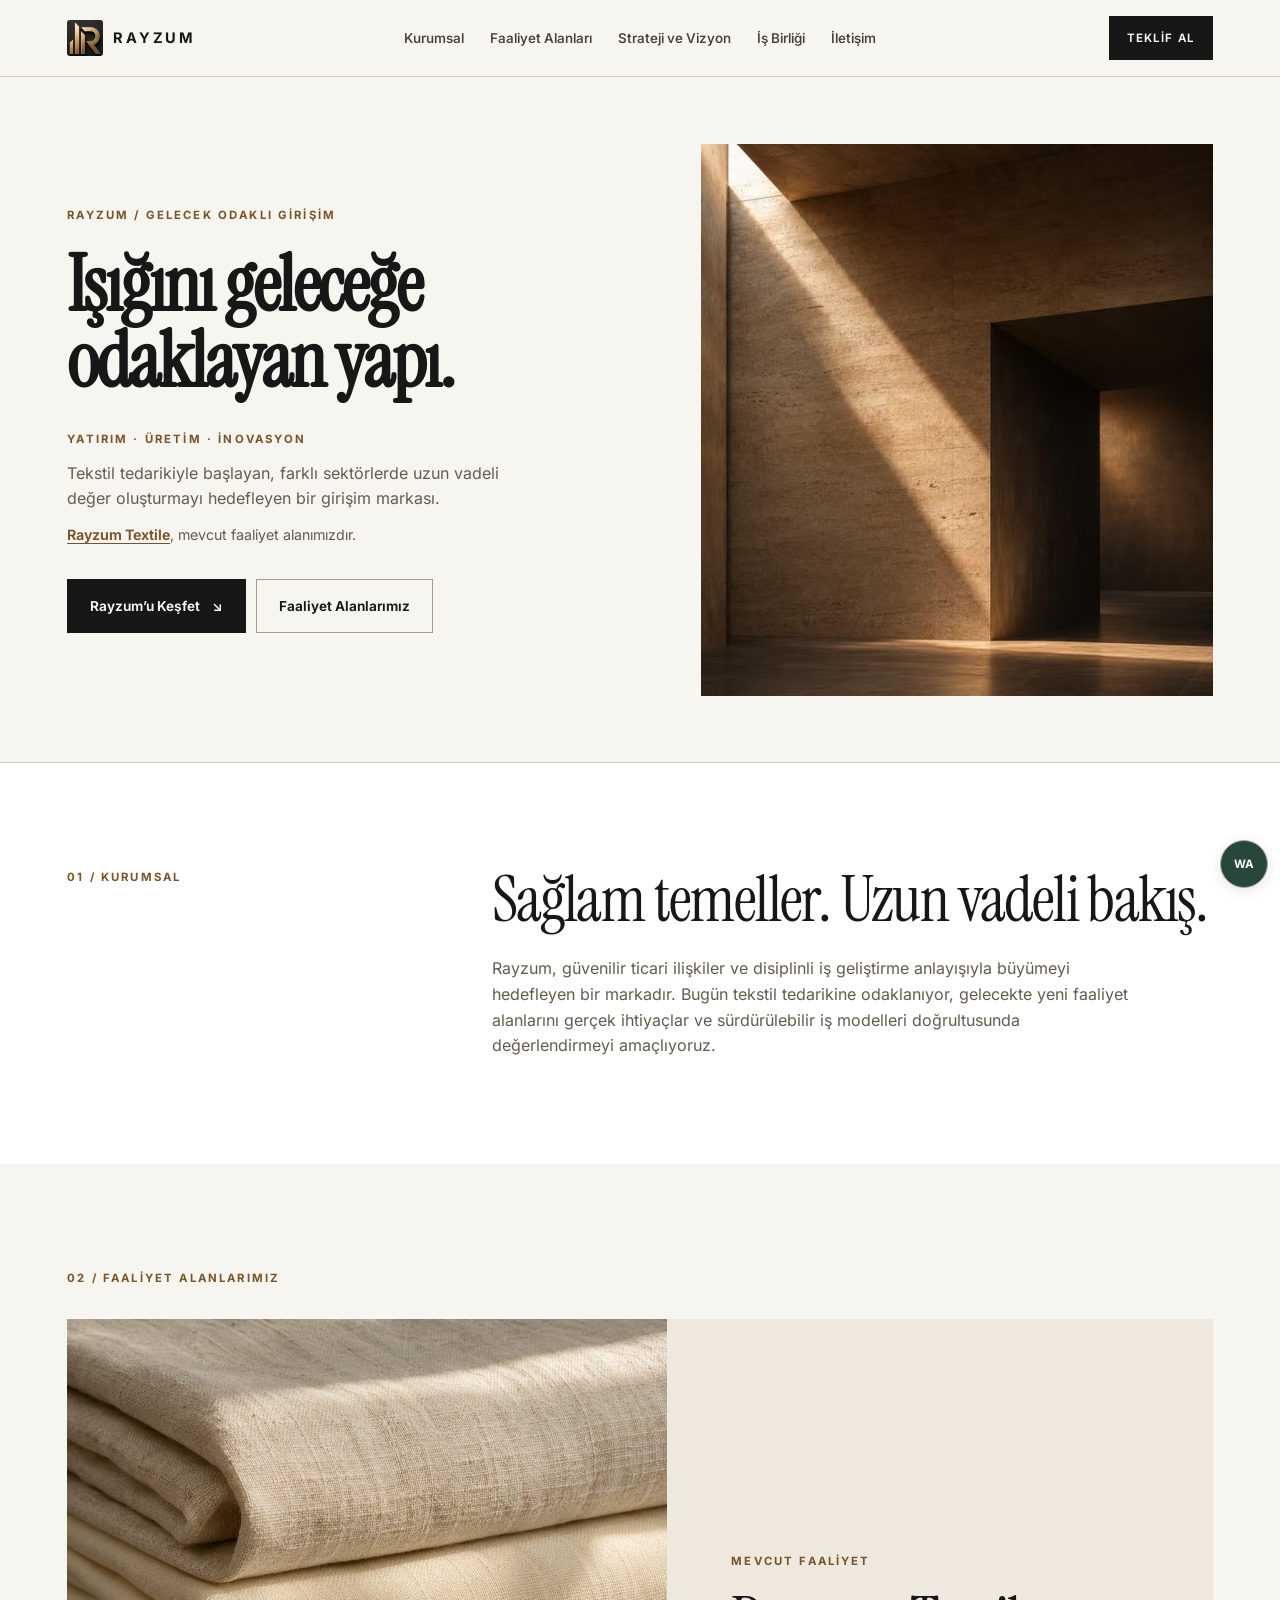
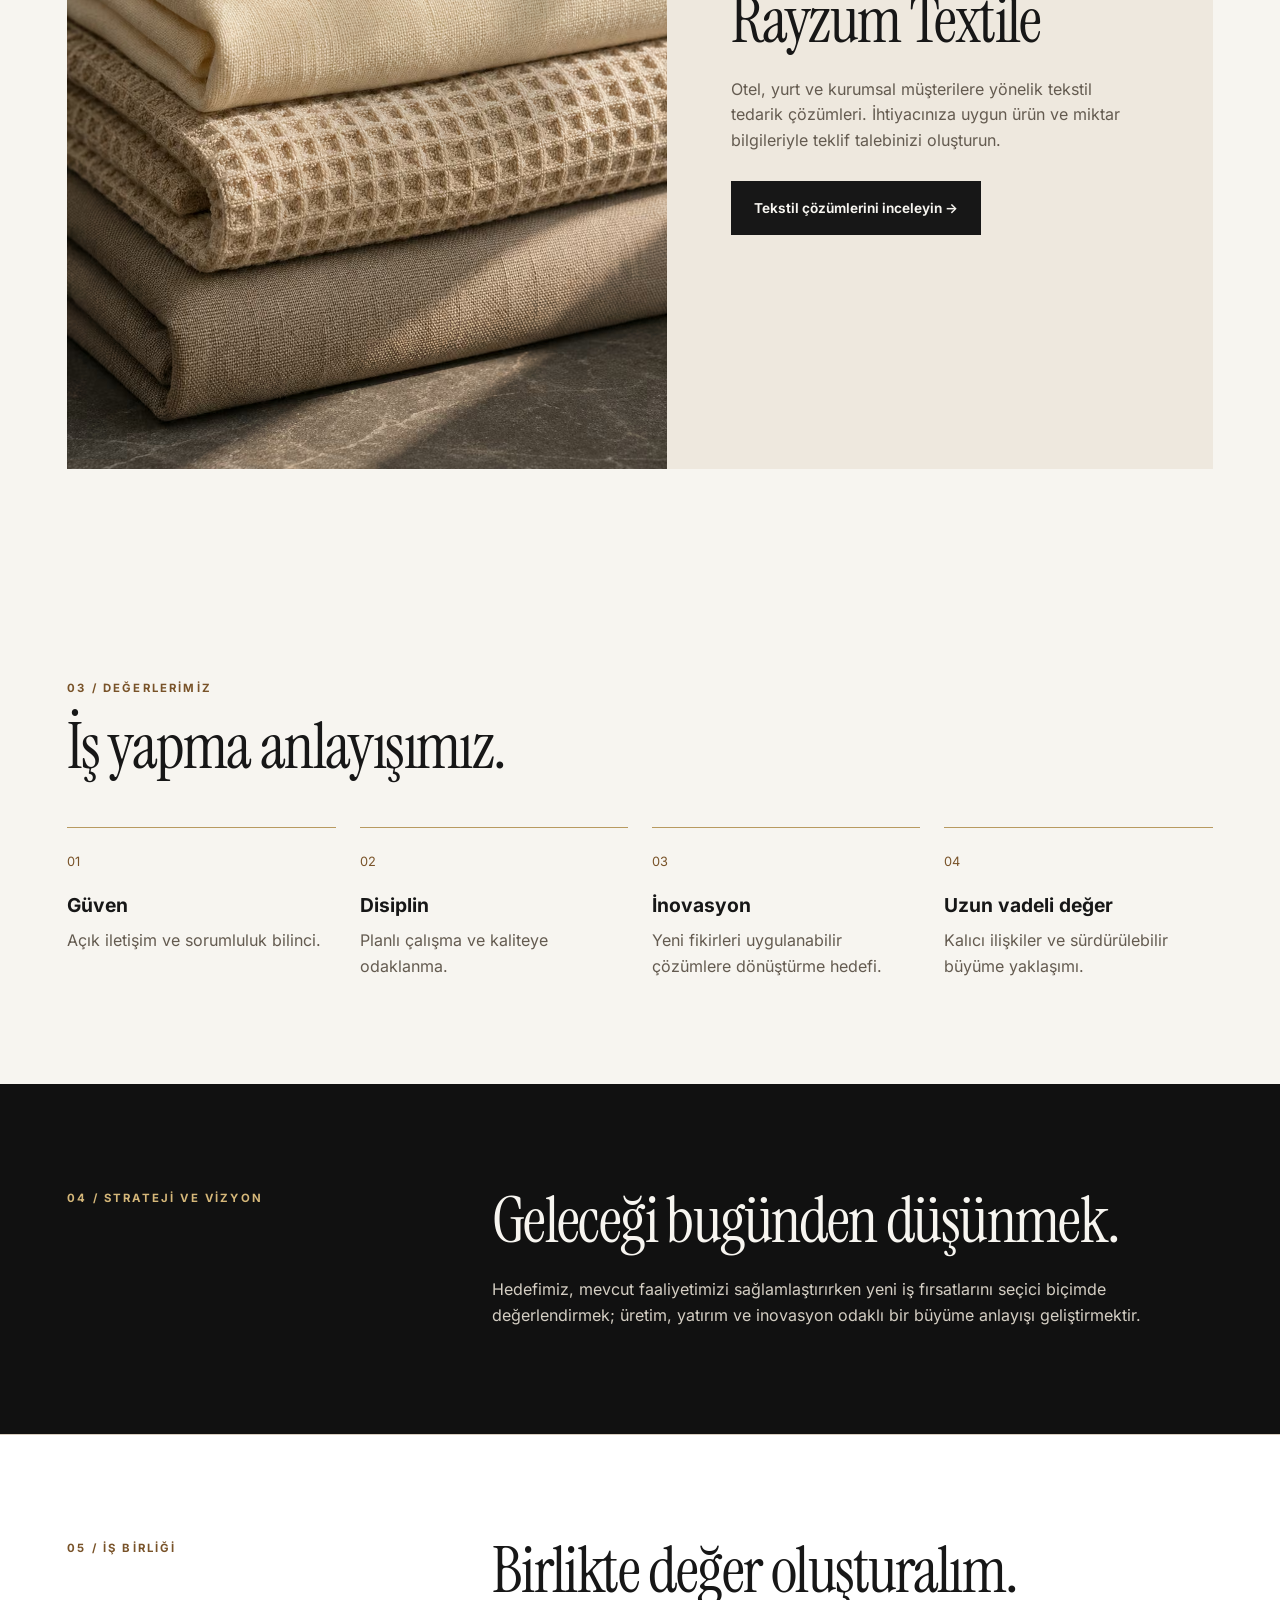
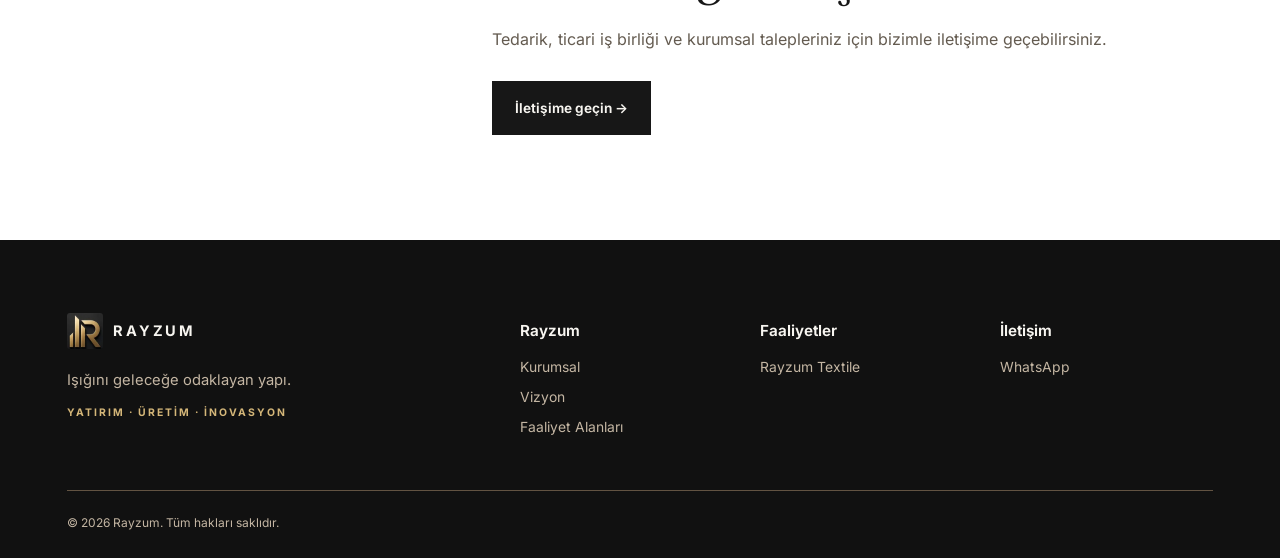
<file: index.html>
<!doctype html>
<html lang="tr">
<head>

  <!-- Google tag (gtag.js) -->
<script async src="https://www.googletagmanager.com/gtag/js?id=G-LJN7YRLEXW"></script>
<script>
  window.dataLayer = window.dataLayer || [];
  function gtag(){dataLayer.push(arguments);}
  gtag('js', new Date());

  gtag('config', 'G-LJN7YRLEXW');
</script>
  <meta charset="utf-8">
  <meta name="viewport" content="width=device-width, initial-scale=1">
  <title>Rayzum | Yatırım, Üretim ve İnovasyon</title>
  <meta name="description" content="Rayzum, tekstil tedarikiyle başlayan, uzun vadede farklı sektörlerde değer oluşturmayı hedefleyen bir girişim markasıdır.">
  <meta name="theme-color" content="#f7f4ee">
  <link rel="canonical" href="https://www.rayzum.com/">
  <link rel="icon" href="/assets/rayzum-icon.png" type="image/png">
  <meta property="og:title" content="Rayzum | Yatırım, Üretim ve İnovasyon">
  <meta property="og:description" content="Rayzum, tekstil tedarikiyle başlayan, uzun vadede farklı sektörlerde değer oluşturmayı hedefleyen bir girişim markasıdır.">
  <meta property="og:type" content="website">
  <meta property="og:site_name" content="Rayzum">
  <meta property="og:locale" content="tr_TR">
  <meta property="og:url" content="https://www.rayzum.com/">
  <meta property="og:image" content="https://www.rayzum.com/assets/rayzum-og.jpg">
  <meta property="og:image:width" content="1200">
  <meta property="og:image:height" content="630">
  <meta property="og:image:alt" content="Rayzum. Işığını geleceğe odaklayan yapı.">
  <link rel="stylesheet" href="/styles.css">
  <script src="/site.js" defer></script>
  <script type="application/ld+json">
  {
    "@context": "https://schema.org",
    "@type": "Brand",
    "@id": "https://www.rayzum.com/#rayzum",
    "name": "Rayzum",
    "url": "https://www.rayzum.com/",
    "logo": "https://www.rayzum.com/logo.png",
    "slogan": "Işığını geleceğe odaklayan yapı."
  }
  </script>
</head>
<body class="home">
  <a class="skip-link" href="#top">İçeriğe geç</a>
  <header class="site-header">
    <div class="container header-layout">
      <a class="brand" href="/" aria-label="Rayzum ana sayfa">
        <img src="/assets/rayzum-mark.webp" width="36" height="36" alt="">
        <span>RAYZUM</span>
      </a>
      <nav class="site-nav" id="main-menu" aria-label="Ana menü">
        <a href="#hakkimizda">Kurumsal</a>
        <a href="#faaliyet-alanlari">Faaliyet Alanları</a>
        <a href="#vizyon">Strateji ve Vizyon</a>
        <a href="#is-birligi">İş Birliği</a>
        <a href="#iletisim">İletişim</a>
      </nav>
      <div class="header-actions">
        <a class="button button-small" href="/textile#teklif">TEKLİF AL</a>
        <button class="menu-toggle" type="button" aria-controls="main-menu" aria-expanded="false" hidden>Menü</button>
      </div>
    </div>
  </header>

  <main id="top" tabindex="-1">
    <section class="hero container" aria-labelledby="hero-title">
      <div class="hero-copy">
        <p class="eyebrow">RAYZUM / GELECEK ODAKLI GİRİŞİM</p>
        <h1 id="hero-title" class="hero-slogan">Işığını geleceğe odaklayan yapı.</h1>
        <p class="eyebrow hero-concepts">YATIRIM · ÜRETİM · İNOVASYON</p>
        <p class="hero-intro">Tekstil tedarikiyle başlayan, farklı sektörlerde uzun vadeli değer oluşturmayı hedefleyen bir girişim markası.</p>
        <p class="first-company"><a href="/textile">Rayzum Textile</a>, mevcut faaliyet alanımızdır.</p>
        <div class="hero-actions">
          <a class="button" href="#hakkimizda">Rayzum’u Keşfet <span aria-hidden="true">↘</span></a>
          <a class="button button-outline" href="#faaliyet-alanlari">Faaliyet Alanlarımız</a>
        </div>
      </div>
      <div class="hero-visual">
        <picture>
          <source type="image/avif" srcset="/assets/rayzum-light-560.avif 560w, /assets/rayzum-light-960.avif 960w, /assets/rayzum-light-1120.avif 1120w"
            sizes="(max-width: 767px) calc(100vw - 40px), (max-width: 1439px) 43vw, 660px">
          <img src="/assets/rayzum-light-960.webp"
            srcset="/assets/rayzum-light-560.webp 560w, /assets/rayzum-light-960.webp 960w, /assets/rayzum-light-1120.webp 1120w"
            sizes="(max-width: 767px) calc(100vw - 40px), (max-width: 1439px) 43vw, 660px"
            width="960" height="1200" fetchpriority="high" alt="Traverten yüzeylere çapraz düşen gün ışığı">
        </picture>
      </div>
    </section>

    <section class="v2-about section-space" id="hakkimizda"><div class="container v2-split">
      <p class="eyebrow">01 / Kurumsal</p><div><h2>Sağlam temeller. Uzun vadeli bakış.</h2><p>Rayzum, güvenilir ticari ilişkiler ve disiplinli iş geliştirme anlayışıyla büyümeyi hedefleyen bir markadır. Bugün tekstil tedarikine odaklanıyor, gelecekte yeni faaliyet alanlarını gerçek ihtiyaçlar ve sürdürülebilir iş modelleri doğrultusunda değerlendirmeyi amaçlıyoruz.</p></div>
    </div></section>
    <section class="v2-activity section-space" id="faaliyet-alanlari"><div class="container"><p class="eyebrow">02 / Faaliyet alanlarımız</p><div class="v2-feature" id="sirketlerimiz"><picture><source type="image/avif" srcset="/assets/textile-560.avif 560w, /assets/textile-960.avif 960w" sizes="(max-width: 767px) 90vw, 45vw"><img src="/assets/textile-960.webp" alt="Kurumsal tekstil ürünleri" loading="lazy"></picture><div class="v2-feature-copy"><p class="eyebrow">Mevcut faaliyet</p><h2>Rayzum Textile</h2><p>Otel, yurt ve kurumsal müşterilere yönelik tekstil tedarik çözümleri. İhtiyacınıza uygun ürün ve miktar bilgileriyle teklif talebinizi oluşturun.</p><a class="button" href="/textile">Tekstil çözümlerini inceleyin →</a></div></div></div></section>
    <section class="v2-values section-space"><div class="container"><p class="eyebrow">03 / Değerlerimiz</p><h2>İş yapma anlayışımız.</h2><div class="v2-grid"><article><span>01</span><h3>Güven</h3><p>Açık iletişim ve sorumluluk bilinci.</p></article><article><span>02</span><h3>Disiplin</h3><p>Planlı çalışma ve kaliteye odaklanma.</p></article><article><span>03</span><h3>İnovasyon</h3><p>Yeni fikirleri uygulanabilir çözümlere dönüştürme hedefi.</p></article><article><span>04</span><h3>Uzun vadeli değer</h3><p>Kalıcı ilişkiler ve sürdürülebilir büyüme yaklaşımı.</p></article></div></div></section>
    <section class="v2-vision section-space" id="vizyon"><div class="container v2-split"><p class="eyebrow">04 / Strateji ve vizyon</p><div><h2>Geleceği bugünden düşünmek.</h2><p>Hedefimiz, mevcut faaliyetimizi sağlamlaştırırken yeni iş fırsatlarını seçici biçimde değerlendirmek; üretim, yatırım ve inovasyon odaklı bir büyüme anlayışı geliştirmektir.</p></div></div></section>
    <section class="v2-partner section-space" id="is-birligi"><div class="container v2-split"><p class="eyebrow">05 / İş birliği</p><div><h2>Birlikte değer oluşturalım.</h2><p>Tedarik, ticari iş birliği ve kurumsal talepleriniz için bizimle iletişime geçebilirsiniz.</p><a class="button" href="https://wa.me/905321619863" target="_blank" rel="noopener">İletişime geçin →</a></div></div></section>
  </main>

  <footer class="site-footer" id="iletisim">
    <div class="container">
      <div class="footer-layout">
        <div class="footer-brand">
          <a class="brand" href="/" aria-label="Rayzum ana sayfa">
            <img src="/assets/rayzum-mark.webp" width="36" height="36" alt="" loading="lazy">
            <span>RAYZUM</span>
          </a>
          <p>Işığını geleceğe odaklayan yapı.</p>
          <p class="eyebrow">YATIRIM · ÜRETİM · İNOVASYON</p>
        </div>
        <div class="footer-group">
          <h2>Rayzum</h2>
          <ul>
            <li><a href="#hakkimizda">Kurumsal</a></li>
            <li><a href="#vizyon">Vizyon</a></li>
            <li><a href="#faaliyet-alanlari">Faaliyet Alanları</a></li>
          </ul>
        </div>
        <div class="footer-group">
          <h2>Faaliyetler</h2>
          <ul><li><a href="/textile">Rayzum Textile</a></li></ul>
        </div>
        <div class="footer-group">
          <h2>İletişim</h2>
          <ul>
            <li><a href="https://wa.me/905321619863" target="_blank" rel="noopener">WhatsApp</a></li>
          </ul>
        </div>
      </div>
      <div class="footer-bottom">© 2026 Rayzum. Tüm hakları saklıdır.</div>
    </div>
  </footer>
  <a class="wa-float" href="https://wa.me/905321619863" target="_blank" rel="noopener" aria-label="WhatsApp ile iletişim">WA</a>
</body>
</html>
</file>
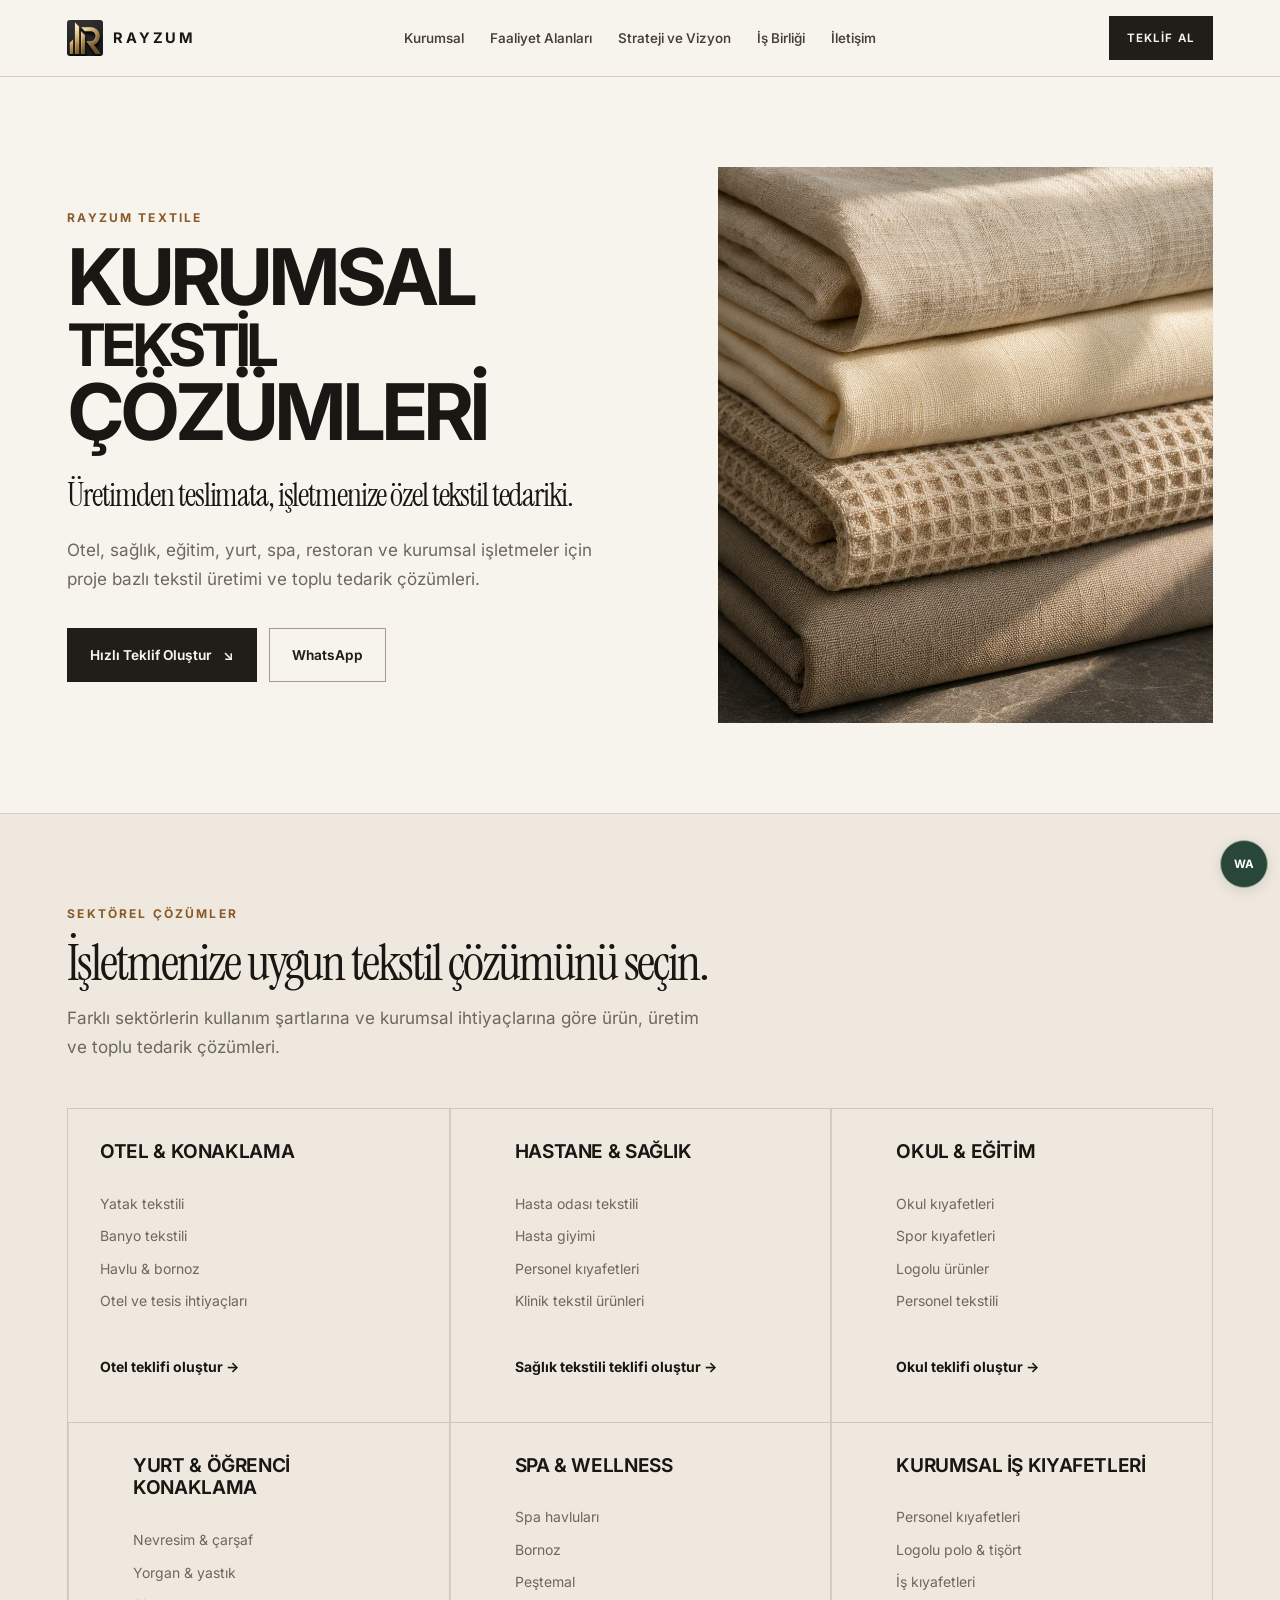
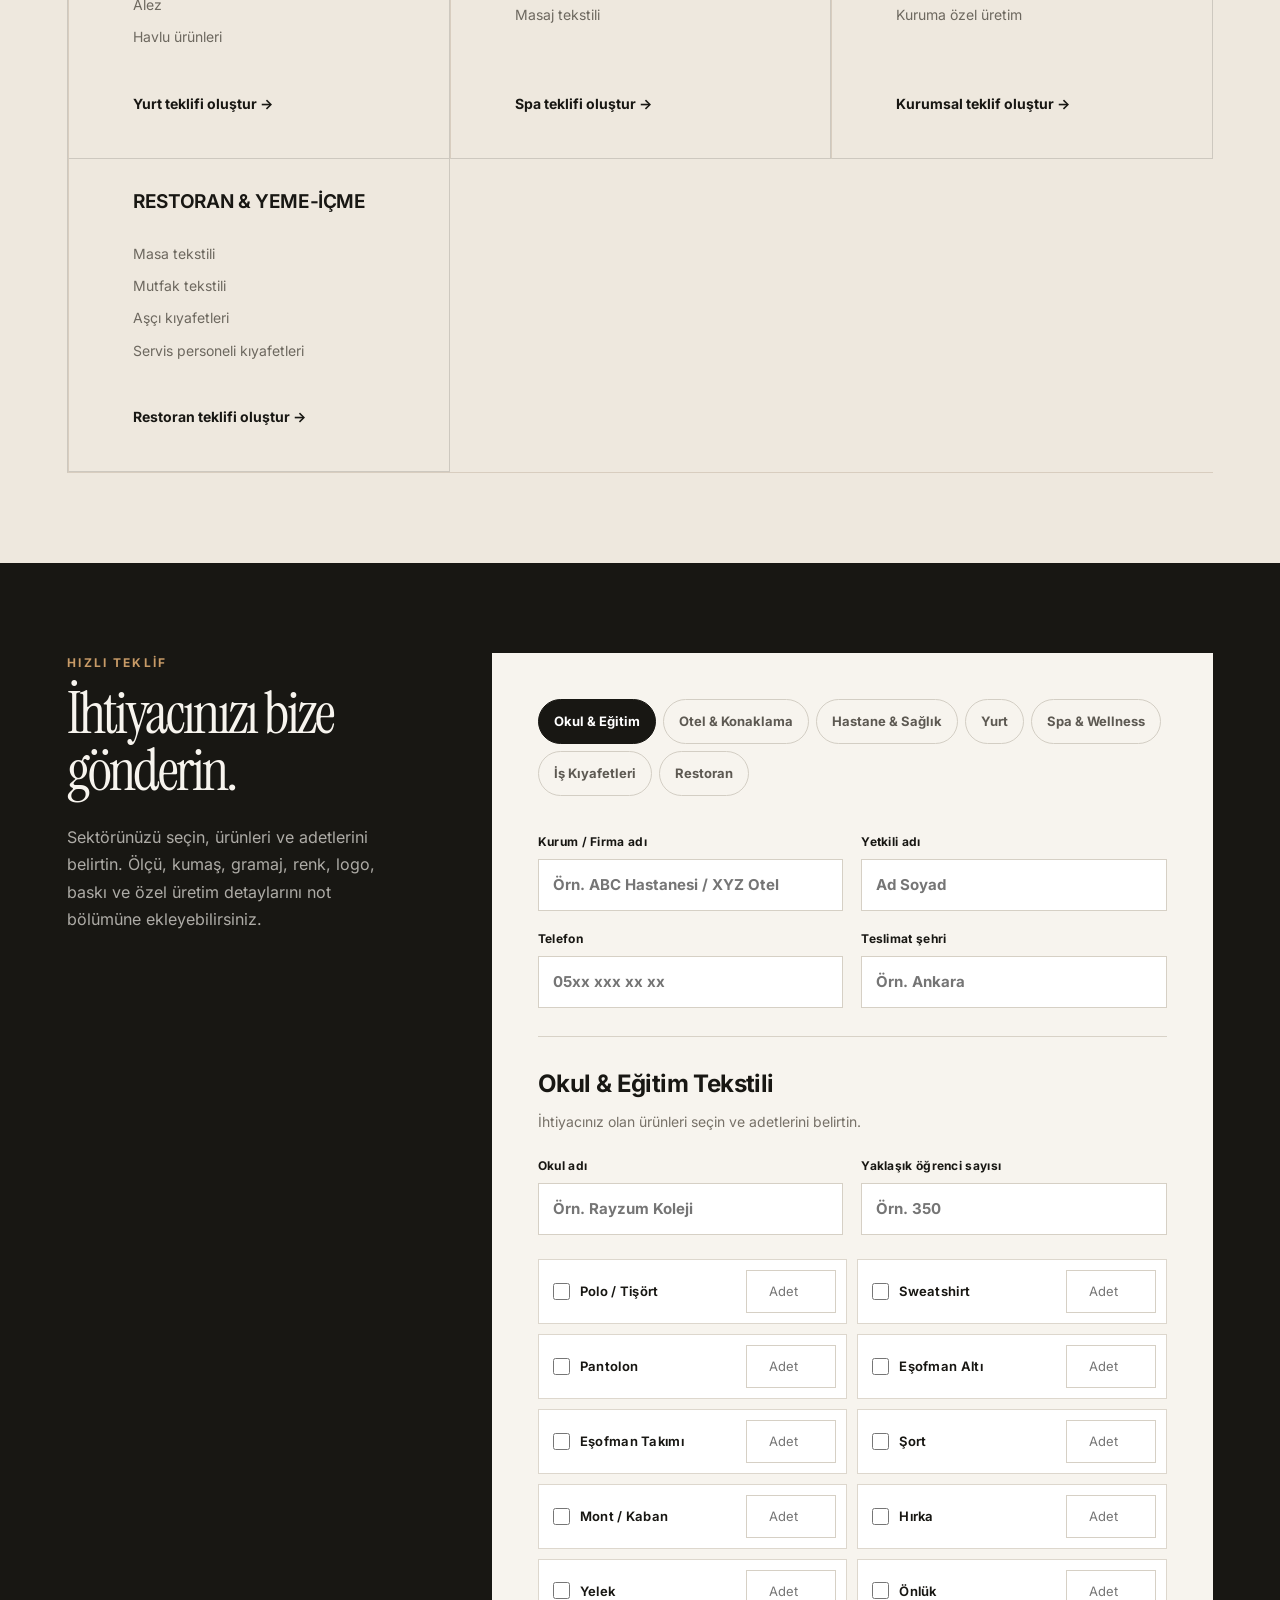
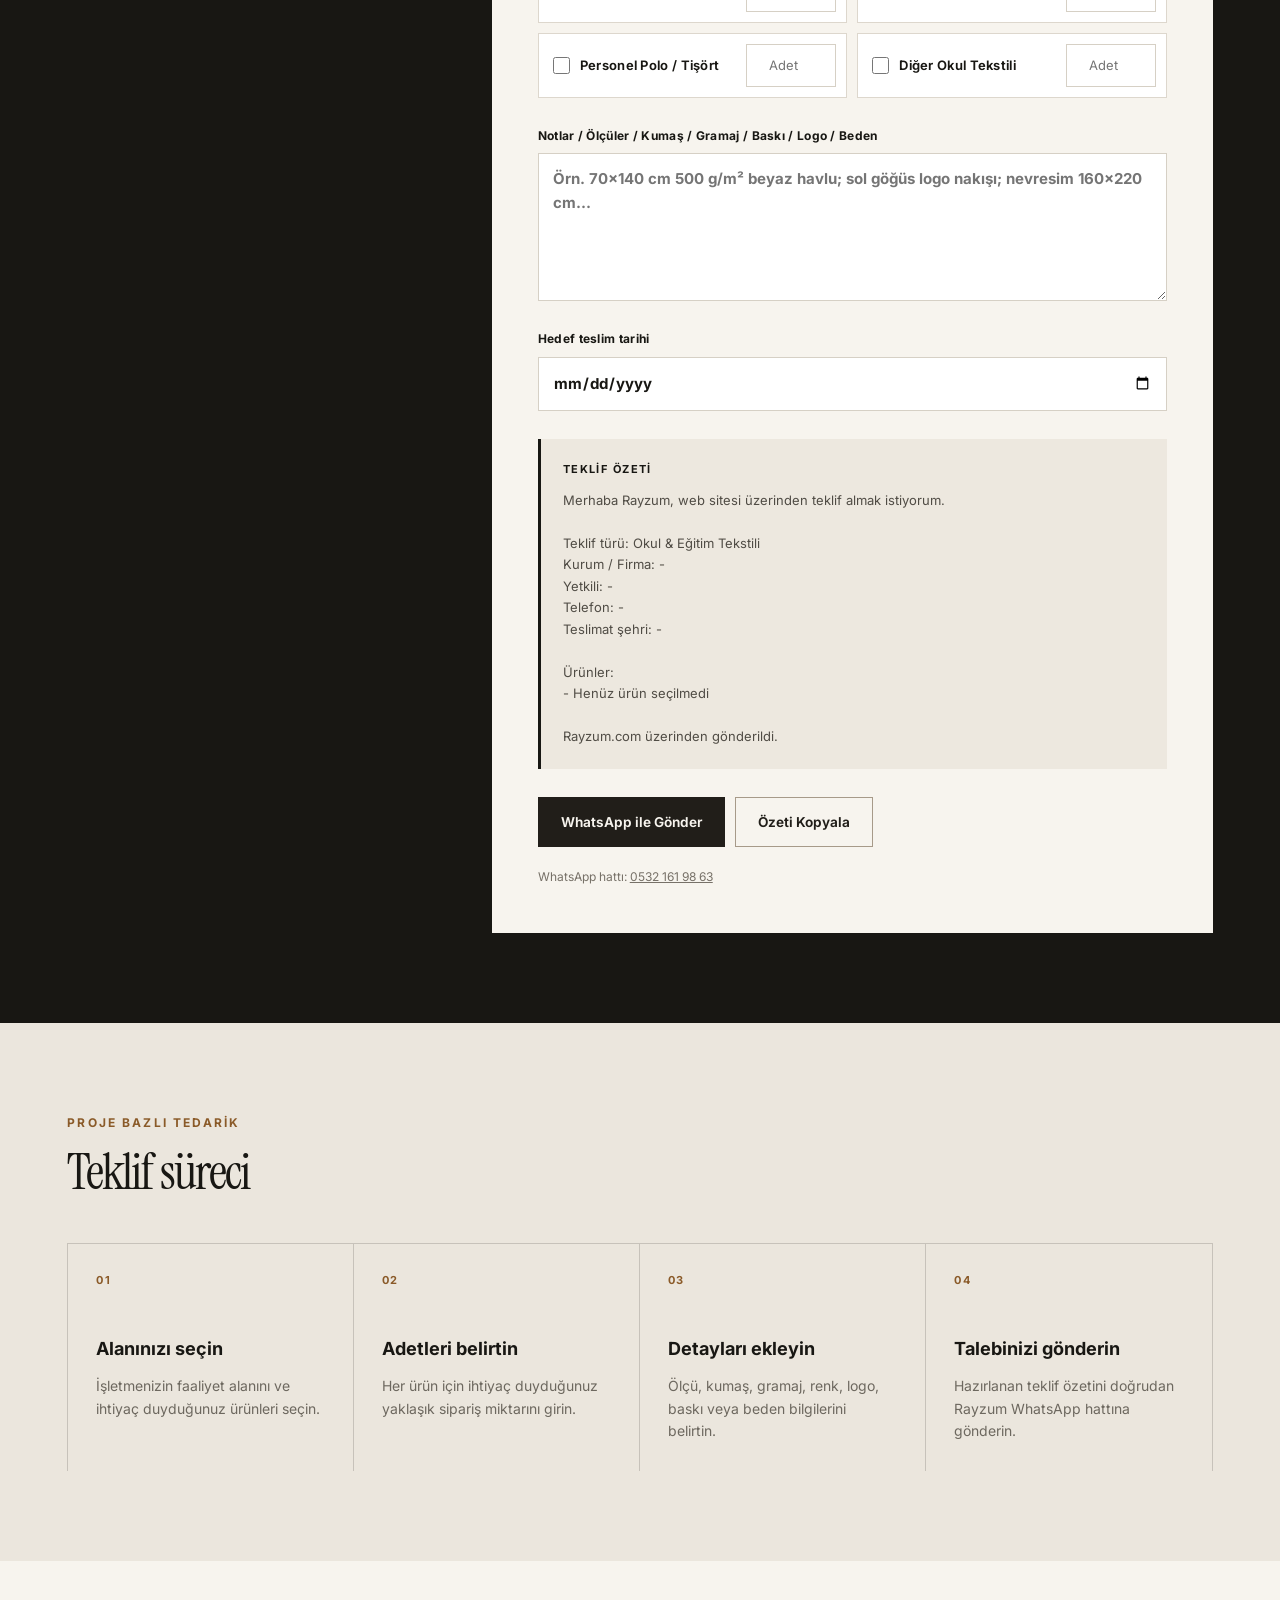
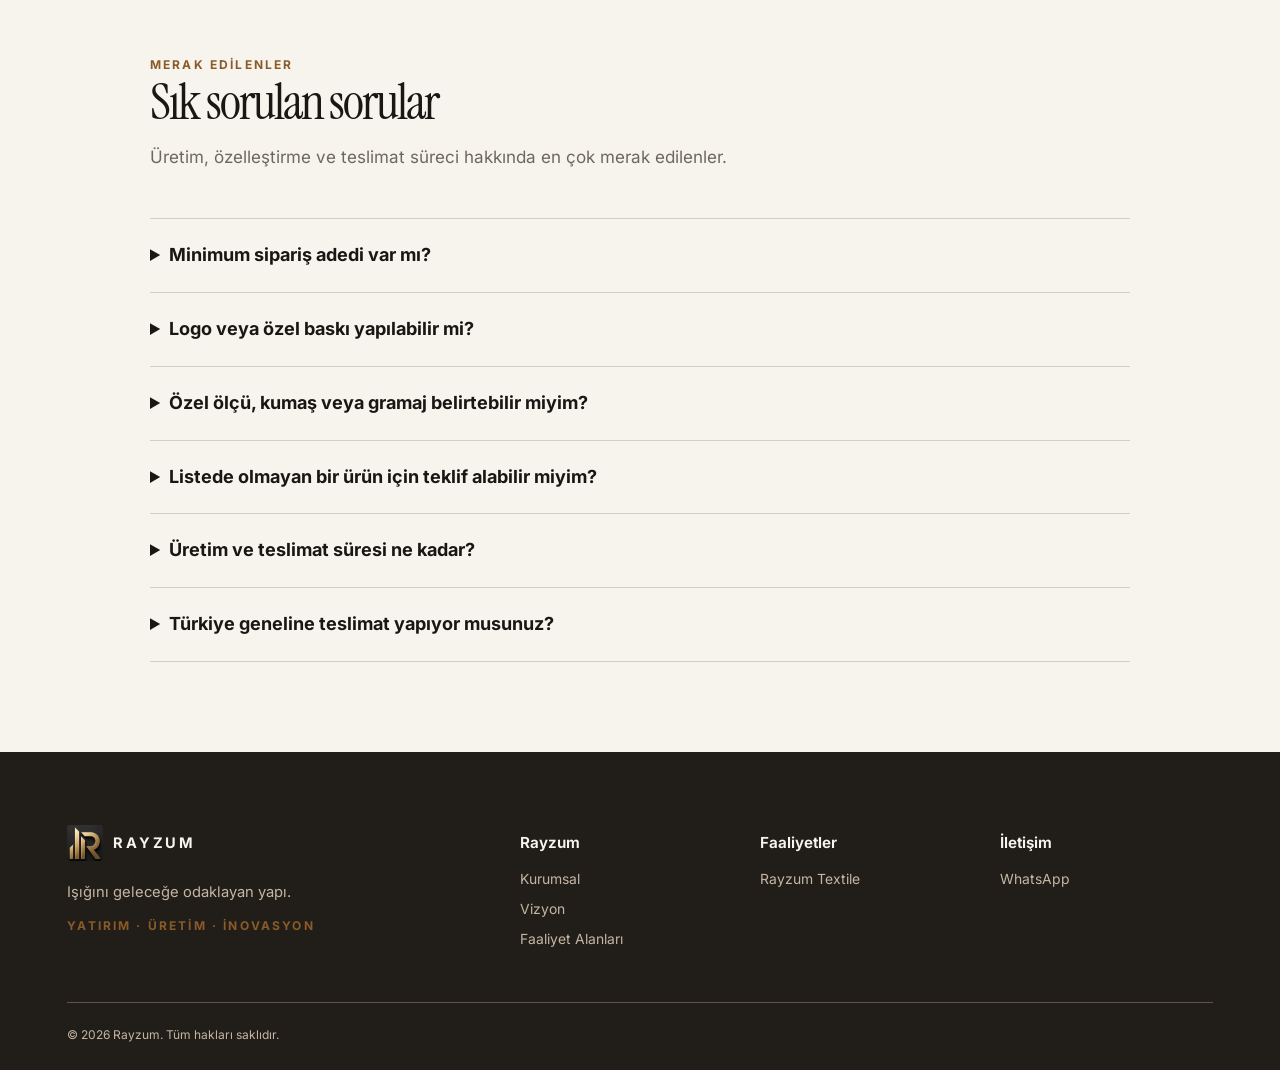
<file: textile.html>
<!doctype html>
<html lang="tr">
<head>
  <meta charset="utf-8">
  <meta name="viewport" content="width=device-width, initial-scale=1">

  <title>Rayzum Textile | Kurumsal Tekstil Çözümleri</title>
  <meta name="description" content="Otel, hastane, okul, yurt, spa, restoran ve kurumsal işletmeler için tekstil üretimi ve toplu tedarik çözümleri.">
  <meta name="theme-color" content="#f7f4ee">

  <link rel="canonical" href="https://www.rayzum.com/textile">
  <link rel="icon" href="/assets/rayzum-icon.png" type="image/png">

  <meta property="og:title" content="Rayzum Textile | Kurumsal Tekstil Çözümleri">
  <meta property="og:description" content="Kurumsal işletmeler için sektörel tekstil üretimi ve toplu tedarik çözümleri.">
  <meta property="og:type" content="website">
  <meta property="og:site_name" content="Rayzum">
  <meta property="og:locale" content="tr_TR">
  <meta property="og:url" content="https://www.rayzum.com/textile">
  <meta property="og:image" content="https://www.rayzum.com/assets/textile-og.jpg">

  <link rel="stylesheet" href="/styles.css">
  <link rel="stylesheet" href="/quote.css">

  <script src="/site.js" defer></script>
  <script src="/script.js" defer></script>
</head>

<body class="textile">

<a class="skip-link" href="#top">İçeriğe geç</a>

<header class="site-header">
  <div class="container header-layout">

    <a class="brand" href="/" aria-label="Rayzum ana sayfa">
      <img src="/assets/rayzum-mark.webp" width="36" height="36" alt="">
      <span>RAYZUM</span>
    </a>

    <nav class="site-nav" id="main-menu" aria-label="Ana menü">
      <a href="/#hakkimizda">Kurumsal</a>
      <a href="/#faaliyet-alanlari">Faaliyet Alanları</a>
      <a href="/#vizyon">Strateji ve Vizyon</a>
      <a href="/#is-birligi">İş Birliği</a>
      <a href="#iletisim">İletişim</a>
    </nav>

    <div class="header-actions">
      <a class="button button-small" href="#teklif">TEKLİF AL</a>
      <button class="menu-toggle" type="button" aria-controls="main-menu" aria-expanded="false" hidden>Menü</button>
    </div>

  </div>
</header>


<main id="top" tabindex="-1">

  <!-- HERO -->

  <section class="hero textile-hero container" aria-labelledby="textile-title">

    <div class="hero-copy">

      <div class="eyebrow">RAYZUM TEXTILE</div>

      <h1 id="textile-title" class="hero-wordmark">
        KURUMSAL <span>TEKSTİL</span> ÇÖZÜMLERİ
      </h1>

      <p class="hero-slogan">
        Üretimden teslimata, işletmenize özel tekstil tedariki.
      </p>

      <p class="hero-intro">
        Otel, sağlık, eğitim, yurt, spa, restoran ve kurumsal işletmeler için
        proje bazlı tekstil üretimi ve toplu tedarik çözümleri.
      </p>

      <div class="hero-actions">
        <a class="button" href="#teklif">
          Hızlı Teklif Oluştur <span aria-hidden="true">↘</span>
        </a>

        <a class="button button-outline"
           href="https://wa.me/905321619863"
           target="_blank"
           rel="noopener">
          WhatsApp
        </a>
      </div>

    </div>

    <div class="hero-visual">
      <picture>
        <source
          type="image/avif"
          srcset="/assets/textile-560.avif 560w, /assets/textile-960.avif 960w">

        <img
          src="/assets/textile-960.webp"
          srcset="/assets/textile-560.webp 560w, /assets/textile-960.webp 960w"
          width="960"
          height="1200"
          fetchpriority="high"
          alt="Rayzum kurumsal tekstil ürünleri">
      </picture>
    </div>

  </section>


  <!-- SEKTÖRLER -->

  <section class="textile-sectors section-space" id="cozumler" aria-labelledby="sectors-title">

    <div class="container">

      <header class="section-heading">
        <div class="eyebrow">SEKTÖREL ÇÖZÜMLER</div>
        <h2 id="sectors-title">İşletmenize uygun tekstil çözümünü seçin.</h2>
        <p>
          Farklı sektörlerin kullanım şartlarına ve kurumsal ihtiyaçlarına
          göre ürün, üretim ve toplu tedarik çözümleri.
        </p>
      </header>


      <div class="sectors-grid">

        <article class="sector">
          <h3>OTEL & KONAKLAMA</h3>
          <ul>
            <li>Yatak tekstili</li>
            <li>Banyo tekstili</li>
            <li>Havlu & bornoz</li>
            <li>Otel ve tesis ihtiyaçları</li>
          </ul>
          <a href="#teklif" data-select="hotel" class="text-link">Otel teklifi oluştur →</a>
        </article>


        <article class="sector">
          <h3>HASTANE & SAĞLIK</h3>
          <ul>
            <li>Hasta odası tekstili</li>
            <li>Hasta giyimi</li>
            <li>Personel kıyafetleri</li>
            <li>Klinik tekstil ürünleri</li>
          </ul>
          <a href="#teklif" data-select="health" class="text-link">Sağlık tekstili teklifi oluştur →</a>
        </article>


        <article class="sector">
          <h3>OKUL & EĞİTİM</h3>
          <ul>
            <li>Okul kıyafetleri</li>
            <li>Spor kıyafetleri</li>
            <li>Logolu ürünler</li>
            <li>Personel tekstili</li>
          </ul>
          <a href="#teklif" data-select="school" class="text-link">Okul teklifi oluştur →</a>
        </article>


        <article class="sector">
          <h3>YURT & ÖĞRENCİ KONAKLAMA</h3>
          <ul>
            <li>Nevresim & çarşaf</li>
            <li>Yorgan & yastık</li>
            <li>Alez</li>
            <li>Havlu ürünleri</li>
          </ul>
          <a href="#teklif" data-select="dorm" class="text-link">Yurt teklifi oluştur →</a>
        </article>


        <article class="sector">
          <h3>SPA & WELLNESS</h3>
          <ul>
            <li>Spa havluları</li>
            <li>Bornoz</li>
            <li>Peştemal</li>
            <li>Masaj tekstili</li>
          </ul>
          <a href="#teklif" data-select="spa" class="text-link">Spa teklifi oluştur →</a>
        </article>


        <article class="sector">
          <h3>KURUMSAL İŞ KIYAFETLERİ</h3>
          <ul>
            <li>Personel kıyafetleri</li>
            <li>Logolu polo & tişört</li>
            <li>İş kıyafetleri</li>
            <li>Kuruma özel üretim</li>
          </ul>
          <a href="#teklif" data-select="corporate" class="text-link">Kurumsal teklif oluştur →</a>
        </article>


        <article class="sector">
          <h3>RESTORAN & YEME-İÇME</h3>
          <ul>
            <li>Masa tekstili</li>
            <li>Mutfak tekstili</li>
            <li>Aşçı kıyafetleri</li>
            <li>Servis personeli kıyafetleri</li>
          </ul>
          <a href="#teklif" data-select="restaurant" class="text-link">Restoran teklifi oluştur →</a>
        </article>

      </div>
    </div>
  </section>


  <!-- TEKLİF -->

  <section class="quote-section section-space" id="teklif" aria-labelledby="quote-title">

    <div class="container quote-layout">

      <div class="quote-intro">

        <div class="eyebrow">HIZLI TEKLİF</div>

        <h2 id="quote-title">İhtiyacınızı bize gönderin.</h2>

        <p>
          Sektörünüzü seçin, ürünleri ve adetlerini belirtin.
          Ölçü, kumaş, gramaj, renk, logo, baskı ve özel üretim
          detaylarını not bölümüne ekleyebilirsiniz.
        </p>

      </div>


      <div class="quote-box">

        <!-- KATEGORİLER -->

        <div class="segmented quote-category-selector" role="group" aria-label="Teklif türü">

          <button class="segment active" type="button" data-type="school" aria-pressed="true">
            Okul & Eğitim
          </button>

          <button class="segment" type="button" data-type="hotel" aria-pressed="false">
            Otel & Konaklama
          </button>

          <button class="segment" type="button" data-type="health" aria-pressed="false">
            Hastane & Sağlık
          </button>

          <button class="segment" type="button" data-type="dorm" aria-pressed="false">
            Yurt
          </button>

          <button class="segment" type="button" data-type="spa" aria-pressed="false">
            Spa & Wellness
          </button>

          <button class="segment" type="button" data-type="corporate" aria-pressed="false">
            İş Kıyafetleri
          </button>

          <button class="segment" type="button" data-type="restaurant" aria-pressed="false">
            Restoran
          </button>

        </div>


        <form id="quoteForm">

          <input type="hidden" id="quoteType" value="school">


          <!-- MÜŞTERİ -->

          <div class="form-grid">

            <label>
              Kurum / Firma adı
              <input id="company" autocomplete="organization" required
                     placeholder="Örn. ABC Hastanesi / XYZ Otel">
            </label>

            <label>
              Yetkili adı
              <input id="contactName" autocomplete="name" required placeholder="Ad Soyad">
            </label>

            <label>
              Telefon
              <input id="phone" type="tel" autocomplete="tel" placeholder="05xx xxx xx xx">
            </label>

            <label>
              Teslimat şehri
              <input id="city" placeholder="Örn. Ankara">
            </label>

          </div>


          <!-- OKUL -->

          <div class="quote-panel" id="schoolFields" data-panel="school">

            <div class="subhead">
              <h3>Okul & Eğitim Tekstili</h3>
              <p>İhtiyacınız olan ürünleri seçin ve adetlerini belirtin.</p>
            </div>

            <div class="form-grid">
              <label>
                Okul adı
                <input id="schoolName" placeholder="Örn. Rayzum Koleji">
              </label>

              <label>
                Yaklaşık öğrenci sayısı
                <input id="studentCount" type="number" inputmode="numeric" min="1" placeholder="Örn. 350">
              </label>
            </div>

            <div class="product-grid" data-products="school"></div>

          </div>


          <!-- OTEL -->

          <div class="quote-panel" id="hotelFields" data-panel="hotel" hidden>

            <div class="subhead">
              <h3>Otel & Konaklama Tekstili</h3>
              <p>Oda, banyo ve tesis tekstili ihtiyaçlarınızı seçin.</p>
            </div>

            <div class="product-grid" data-products="hotel"></div>

          </div>


          <!-- HASTANE -->

          <div class="quote-panel" id="healthFields" data-panel="health" hidden>

            <div class="subhead">
              <h3>Hastane & Sağlık Tekstili</h3>
              <p>Hasta odası, klinik ve personel tekstili ihtiyaçlarınızı seçin.</p>
            </div>

            <div class="product-grid" data-products="health"></div>

          </div>


          <!-- YURT -->

          <div class="quote-panel" id="dormFields" data-panel="dorm" hidden>

            <div class="subhead">
              <h3>Yurt & Öğrenci Konaklama</h3>
              <p>Yatak ve konaklama tekstili ihtiyaçlarınızı seçin.</p>
            </div>

            <div class="product-grid" data-products="dorm"></div>

          </div>


          <!-- SPA -->

          <div class="quote-panel" id="spaFields" data-panel="spa" hidden>

            <div class="subhead">
              <h3>Spa & Wellness Tekstili</h3>
              <p>Spa, hamam, sauna ve wellness ürünlerinizi seçin.</p>
            </div>

            <div class="product-grid" data-products="spa"></div>

          </div>


          <!-- KURUMSAL -->

          <div class="quote-panel" id="corporateFields" data-panel="corporate" hidden>

            <div class="subhead">
              <h3>Kurumsal İş Kıyafetleri</h3>
              <p>Personel ve kurumsal giyim ihtiyaçlarınızı seçin.</p>
            </div>

            <div class="product-grid" data-products="corporate"></div>

          </div>


          <!-- RESTORAN -->

          <div class="quote-panel" id="restaurantFields" data-panel="restaurant" hidden>

            <div class="subhead">
              <h3>Restoran & Yeme-İçme Tekstili</h3>
              <p>Masa, mutfak ve personel tekstili ihtiyaçlarınızı seçin.</p>
            </div>

            <div class="product-grid" data-products="restaurant"></div>

          </div>


          <label class="wide">
            Notlar / Ölçüler / Kumaş / Gramaj / Baskı / Logo / Beden
            <textarea
              id="notes"
              rows="5"
              placeholder="Örn. 70x140 cm 500 g/m² beyaz havlu; sol göğüs logo nakışı; nevresim 160x220 cm..."></textarea>
          </label>


          <label class="wide">
            Hedef teslim tarihi
            <input id="deliveryDate" type="date">
          </label>


          <div class="preview" id="messagePreview">

            <div class="preview-title">Teklif özeti</div>

            <pre id="previewText">Bilgileri doldurmaya başladığınızda teklif özeti burada görünecek.</pre>

          </div>


          <div class="form-actions">

            <button class="button" type="submit">
              WhatsApp ile Gönder
            </button>

            <button class="button button-outline" type="button" id="copyBtn">
              Özeti Kopyala
            </button>

          </div>


          <p class="form-note">
            WhatsApp hattı:
            <a href="tel:+905321619863">0532 161 98 63</a>
          </p>

        </form>

      </div>
    </div>
  </section>


  <!-- SÜREÇ -->

  <section class="textile-process section-space" id="neden" aria-labelledby="process-title">

    <div class="container">

      <header class="section-heading">
        <div class="eyebrow">PROJE BAZLI TEDARİK</div>
        <h2 id="process-title">Teklif süreci</h2>
      </header>


      <ol class="process-grid">

        <li>
          <h3>Alanınızı seçin</h3>
          <p>İşletmenizin faaliyet alanını ve ihtiyaç duyduğunuz ürünleri seçin.</p>
        </li>

        <li>
          <h3>Adetleri belirtin</h3>
          <p>Her ürün için ihtiyaç duyduğunuz yaklaşık sipariş miktarını girin.</p>
        </li>

        <li>
          <h3>Detayları ekleyin</h3>
          <p>Ölçü, kumaş, gramaj, renk, logo, baskı veya beden bilgilerini belirtin.</p>
        </li>

        <li>
          <h3>Talebinizi gönderin</h3>
          <p>Hazırlanan teklif özetini doğrudan Rayzum WhatsApp hattına gönderin.</p>
        </li>

      </ol>

    </div>
  </section>


  <!-- SSS -->

  <section class="faq section-space" aria-labelledby="faq-title">

    <div class="container">

<header class="section-heading">
  <span class="eyebrow">MERAK EDİLENLER</span>
  <h2 id="faq-title">Sık sorulan sorular</h2>
  <p>Üretim, özelleştirme ve teslimat süreci hakkında en çok merak edilenler.</p>
</header>

<div class="faq-list">

  <details>
    <summary>Minimum sipariş adedi var mı?</summary>
    <p>
      Minimum sipariş miktarı ürün ve üretim tipine göre değişebilir.
      Talep edilen adet üzerinden en uygun üretim seçeneği değerlendirilir.
    </p>
  </details>

  <details>
    <summary>Logo veya özel baskı yapılabilir mi?</summary>
    <p>
      Evet. Ürün ve projeye göre logo, nakış, baskı, özel renk ve
      kurumsal tasarım seçenekleri uygulanabilir.
    </p>
  </details>

  <details>
    <summary>Özel ölçü, kumaş veya gramaj belirtebilir miyim?</summary>
    <p>
      Evet. Ölçü, kumaş, gramaj, renk, beden ve diğer teknik özellikleri
      teklif formundaki not alanında belirtebilirsiniz.
    </p>
  </details>

  <details>
    <summary>Listede olmayan bir ürün için teklif alabilir miyim?</summary>
    <p>
      Evet. İhtiyacınızı teklif formundaki not bölümünde açıklayarak
      değerlendirmeye ekleyebilirsiniz.
    </p>
  </details>

  <details>
    <summary>Üretim ve teslimat süresi ne kadar?</summary>
    <p>
      Üretim süresi ürün, adet, özelleştirme ve proje kapsamına göre değişir.
      Talebiniz incelendikten sonra tahmini üretim ve teslimat süresi teklif ile birlikte paylaşılır.
    </p>
  </details>

  <details>
    <summary>Türkiye geneline teslimat yapıyor musunuz?</summary>
    <p>
      Evet. Projenin kapsamına ve teslimat noktasına göre Türkiye genelindeki
      kurumsal müşterilere sevkiyat planlaması yapılabilir.
    </p>
  </details>

</div>
</section>
</main>


<footer class="site-footer" id="iletisim">

  <div class="container">

    <div class="footer-layout">

      <div class="footer-brand">

        <a class="brand" href="/" aria-label="Rayzum ana sayfa">
          <img src="/assets/rayzum-mark.webp" width="36" height="36" alt="" loading="lazy">
          <span>RAYZUM</span>
        </a>

        <p>Işığını geleceğe odaklayan yapı.</p>

        <p class="eyebrow">YATIRIM · ÜRETİM · İNOVASYON</p>

      </div>


      <div class="footer-group">
        <h2>Rayzum</h2>
        <ul>
          <li><a href="/#hakkimizda">Kurumsal</a></li>
          <li><a href="/#vizyon">Vizyon</a></li>
          <li><a href="/#faaliyet-alanlari">Faaliyet Alanları</a></li>
        </ul>
      </div>


      <div class="footer-group">
        <h2>Faaliyetler</h2>
        <ul>
          <li><a href="/textile" aria-current="page">Rayzum Textile</a></li>
        </ul>
      </div>


      <div class="footer-group">
        <h2>İletişim</h2>
        <ul>
          <li>
            <a href="https://wa.me/905321619863" target="_blank" rel="noopener">
              WhatsApp
            </a>
          </li>
        </ul>
      </div>

    </div>


    <div class="footer-bottom">
      © 2026 Rayzum. Tüm hakları saklıdır.
    </div>

  </div>

</footer>


<a
  class="wa-float"
  href="https://wa.me/905321619863"
  target="_blank"
  rel="noopener"
  aria-label="WhatsApp ile iletişim">
  WA
</a>

</body>
</html>
</file>
<file: styles.css>
@font-face {
  font-family: Inter;
  src: url("/assets/inter.woff2") format("woff2");
  font-style: normal;
  font-weight: 400 700;
  font-display: swap;
}

@font-face {
  font-family: "Instrument Serif";
  src: url("/assets/instrument-serif.woff2") format("woff2");
  font-style: normal;
  font-weight: 400;
  font-display: swap;
}

:root {
  --paper: #f7f4ee;
  --surface: #eee8de;
  --warm: #eae0d0;
  --ink: #211e19;
  --muted: #645b50;
  --line: #d8cdbf;
  --accent: #795329;
  --accent-light: #e8be83;
  --dark: #211e1a;
  --dark-muted: #c4b6a3;
  --serif: "Instrument Serif", Georgia, serif;
  --gutter: clamp(20px, 5.25vw, 100px);
  --header-height: 76px;
}

*, *::before, *::after { box-sizing: border-box; }
html { scroll-behavior: smooth; }
body {
  margin: 0;
  background: var(--paper);
  color: var(--ink);
  font: 400 1rem/1.6 Inter, system-ui, sans-serif;
  -webkit-font-smoothing: antialiased;
}
h1, h2, h3, p, ul { margin: 0; }
a { color: inherit; }
button, input, textarea { font: inherit; }
button { cursor: pointer; }
img { display: block; max-width: 100%; }
[hidden] { display: none !important; }
[id] { scroll-margin-top: calc(var(--header-height) + 24px); }
:focus-visible { outline: 2px solid #bd8c52; outline-offset: 4px; }

.container {
  width: min(calc(100% - var(--gutter) * 2), 1488px);
  margin-inline: auto;
}

.section-space { padding-block: clamp(70px, 8.2vw, 148px); }

.sr-only, .skip-link:not(:focus) {
  position: absolute;
  width: 1px;
  height: 1px;
  padding: 0;
  overflow: hidden;
  clip-path: inset(50%);
  white-space: nowrap;
}

.skip-link:focus {
  position: fixed;
  z-index: 10;
  inset: 12px auto auto 12px;
  padding: 10px 16px;
  background: var(--paper);
}

.eyebrow {
  color: var(--accent);
  font-size: .71rem;
  font-weight: 700;
  letter-spacing: .19em;
  text-transform: uppercase;
}

.section-heading { margin-bottom: clamp(32px, 5vw, 70px); }
.section-heading h2, .catalog-layout > h2, .quote-intro h2, .vision h2 {
  font-family: var(--serif);
  font-size: clamp(3.05rem, 6.15vw, 6.9rem);
  font-weight: 400;
  letter-spacing: -.026em;
  line-height: .96;
}

.button {
  display: inline-flex;
  min-height: 54px;
  align-items: center;
  justify-content: center;
  gap: 12px;
  padding: 11px 22px;
  border: 1px solid var(--ink);
  background: var(--ink);
  color: var(--paper);
  font-size: .85rem;
  font-weight: 650;
  line-height: 1.25;
  text-align: center;
  text-decoration: none;
  transition: background-color .25s ease, border-color .25s ease, color .25s ease;
}
.button:hover { background: #49372a; border-color: #49372a; }
.button-outline { border-color: #a79a89; background: transparent; color: var(--ink); }
.button-outline:hover { border-color: var(--ink); background: var(--surface); }
.button-small { min-height: 44px; padding: 10px 17px; font-size: .72rem; letter-spacing: .095em; }

.text-link {
  display: inline-flex;
  min-height: 44px;
  align-items: center;
  align-self: flex-start;
  gap: 10px;
  color: var(--accent);
  font-size: .9rem;
  font-weight: 650;
  text-decoration: none;
}
.text-link:hover { text-decoration: underline; text-underline-offset: 4px; }
.text-link > span[aria-hidden] { transition: transform .25s ease; }
.text-link:hover > span[aria-hidden] { transform: translateX(3px); }

.site-header {
  position: sticky;
  z-index: 5;
  top: 0;
  border-bottom: 1px solid var(--line);
  background: var(--paper);
}
.header-layout {
  position: relative;
  min-height: var(--header-height);
  display: grid;
  grid-template-columns: 1fr auto 1fr;
  align-items: center;
  gap: clamp(16px, 3vw, 43px);
}
.brand {
  display: inline-flex;
  width: fit-content;
  min-height: 44px;
  gap: 10px;
  align-items: center;
  font-size: .91rem;
  font-weight: 700;
  letter-spacing: .19em;
  line-height: 1;
  text-decoration: none;
  white-space: nowrap;
}
.brand img { width: 36px; height: 36px; border-radius: 3px; }
.site-nav {
  display: flex;
  align-items: center;
  gap: clamp(14px, 2.05vw, 36px);
}
.site-nav a {
  display: flex;
  min-height: 44px;
  align-items: center;
  color: #463f35;
  font-size: .84rem;
  font-weight: 550;
  line-height: 1.25;
  text-decoration: none;
}
.site-nav a:hover { color: var(--accent); text-decoration: underline; text-underline-offset: 5px; }
.header-actions { display: flex; justify-content: flex-end; gap: 8px; }
.menu-toggle { display: none; }

.hero {
  display: grid;
  grid-template-columns: minmax(0, 1.1fr) minmax(0, 1fr);
  gap: clamp(32px, 5.6vw, 108px);
  align-items: center;
  padding-block: clamp(44px, 5.2vw, 98px);
}
.hero-wordmark, .story-wordmark {
  font-size: clamp(5rem, 10.55vw, 11.15rem);
  font-weight: 700;
  letter-spacing: -.073em;
  line-height: .86;
}
.hero-slogan {
  max-width: 12ch;
  margin-top: clamp(17px, 2vw, 30px);
  font-family: var(--serif);
  font-size: clamp(2.65rem, 4.95vw, 5.6rem);
  line-height: .99;
  letter-spacing: -.026em;
}
.hero-concepts { margin-top: clamp(21px, 2.45vw, 35px); }
.hero-intro, .vision-copy {
  max-width: 41ch;
  color: var(--muted);
  font-size: clamp(1rem, 1.15vw, 1.16rem);
  line-height: 1.62;
}
.hero-intro { margin-top: 12px; }
.first-company { margin-top: 12px; color: var(--muted); font-size: .89rem; }
.first-company a {
  color: var(--accent);
  font-weight: 650;
  text-decoration-thickness: 1px;
  text-underline-offset: 3px;
}
.hero-actions { display: flex; flex-wrap: wrap; gap: 10px; margin-top: clamp(22px, 2.5vw, 35px); }
.hero-visual {
  position: relative;
  overflow: hidden;
  min-width: 0;
  aspect-ratio: 1 / 1.08;
  background: #655346;
}
.hero-visual picture { position: absolute; inset: 0; }
.hero-visual img { width: 100%; height: 100%; }
.hero-visual img { object-fit: cover; }

.activities, .textile-sectors { background: var(--surface); }
.activities-grid { display: grid; grid-template-columns: 1.04fr 1fr 1fr; border-block: 1px solid var(--line); }
.activity {
  display: flex;
  min-width: 0;
  flex-direction: column;
  padding: clamp(24px, 3.05vw, 48px);
}
.activity + .activity { border-left: 1px solid var(--line); }
.activity-active { background: var(--paper); }
.activity-meta {
  display: flex;
  align-items: baseline;
  justify-content: space-between;
  flex-wrap: wrap;
  gap: 8px;
  color: var(--muted);
  font-size: .72rem;
  font-variant-numeric: tabular-nums;
}
.status {
  border: 1px solid #c0b3a2;
  padding: 4px 8px;
  color: #584c40;
  font-size: .64rem;
  font-weight: 700;
  letter-spacing: .07em;
  line-height: 1.4;
}
.activity-active .status { border-color: #a5b09b; color: #3f5937; background: #f0f3eb; }
.activity h3 {
  margin: clamp(23px, 3.4vw, 50px) 0 14px;
  font-size: clamp(1.18rem, 2.15vw, 2.15rem);
  font-weight: 700;
  letter-spacing: -.045em;
  line-height: 1.07;
}
.activity h3 span {
  display: block;
  margin-bottom: 5px;
  color: var(--accent);
  font-size: .69rem;
  letter-spacing: .15em;
}
.activity > p { max-width: 33ch; color: var(--muted); font-size: .92rem; }
.activity-sectors {
  display: flex;
  flex-wrap: wrap;
  gap: 3px 12px;
  margin: 18px 0 10px;
  padding: 0;
  list-style: none;
  font-size: .72rem;
  font-weight: 600;
}
.activity .text-link { margin-top: auto; }

.story {
  overflow: hidden;
  background: var(--dark);
  color: var(--paper);
}
.story .section-label { color: var(--accent-light); }
.story-parts {
  display: grid;
  grid-template-columns: 1fr 1fr;
  margin-top: clamp(28px, 4.4vw, 72px);
  border-block: 1px solid #625342;
}
.story-part { padding: clamp(24px, 4vw, 64px) 0; }
.story-part + .story-part { border-left: 1px solid #625342; padding-left: clamp(22px, 6vw, 98px); }
.story-part h3 {
  color: var(--accent-light);
  font-family: var(--serif);
  font-size: clamp(3.9rem, 10vw, 10rem);
  font-weight: 400;
  letter-spacing: -.065em;
  line-height: .9;
}
.story-part ul {
  display: flex;
  flex-wrap: wrap;
  gap: 5px clamp(9px, 2vw, 24px);
  margin-top: 20px;
  padding: 0;
  list-style: none;
  color: var(--dark-muted);
}
.story-signature { padding-top: clamp(55px, 9vw, 148px); text-align: center; }
.story-wordmark { font-size: clamp(4.5rem, 18vw, 21rem); }
.story-signature > p + p {
  margin-top: 19px;
  color: var(--accent-light);
  font-family: var(--serif);
  font-size: clamp(1.8rem, 3.6vw, 4.35rem);
  line-height: 1.05;
}
[data-reveal] { transition: opacity .72s ease-out, transform .82s cubic-bezier(.2, .55, .3, 1); }
.story-part:nth-child(2) { transition-delay: 90ms; }
.reveal-pending { opacity: 0; transform: translateY(22px); }

.vision { background: var(--warm); }
.vision-layout {
  display: grid;
  grid-template-columns: minmax(0, 1.88fr) minmax(0, 1fr);
  align-items: end;
  column-gap: clamp(30px, 9vw, 160px);
  row-gap: 26px;
}
.vision .section-label { grid-column: 1 / -1; }
.vision h2 { max-width: 17ch; }
.vision-copy { max-width: 37ch; padding-bottom: 3px; }
.vision-values {
  grid-column: 1 / -1;
  display: grid;
  grid-template-columns: repeat(4, minmax(0, 1fr));
  margin-top: clamp(15px, 4.5vw, 66px);
  padding: 0;
  border-block: 1px solid #bcb09e;
  list-style: none;
}
.vision-values li {
  display: grid;
  min-height: 75px;
  align-items: center;
  padding: 13px 20px;
  color: var(--accent);
  font-size: .76rem;
  font-weight: 700;
  letter-spacing: .085em;
}
.vision-values li + li { border-left: 1px solid #bcb09e; }

.textile-hero .hero-wordmark { font-size: clamp(4.6rem, 8.7vw, 10.5rem); }
.textile-hero .hero-wordmark span { display: block; font-size: .75em; line-height: 1.08; }
.textile-hero .hero-slogan { max-width: 15ch; font-size: clamp(2.5rem, 4.25vw, 4.7rem); }
.textile-hero .hero-intro { margin-top: 22px; }
.textile-hero .hero-visual { aspect-ratio: 1.12 / 1; }
.textile-hero .hero-visual img { object-position: 50% 52%; }
.textile .section-heading h2, .catalog-layout > h2, .quote-intro h2 { font-size: clamp(2.85rem, 5.6vw, 5.8rem); }
.sectors-grid { display: grid; grid-template-columns: 1fr 1fr; border-block: 1px solid var(--line); }
.sector { padding: clamp(24px, 3.4vw, 52px) 0; }
.sector + .sector { border-left: 1px solid var(--line); padding-left: clamp(24px, 5vw, 72px); }
.sector h3, .catalog-columns h3 { font-size: clamp(.95rem, 1.55vw, 1.45rem); font-weight: 650; }
.sector h3 { letter-spacing: .06em; }
.sector ul, .catalog-columns ul {
  margin-top: 13px;
  padding: 0;
  color: var(--muted);
  list-style: none;
}
.sector li, .catalog-columns li { padding-block: 3px; }
.sector .text-link { margin-top: 12px; }
.catalog-layout { display: grid; grid-template-columns: 1fr 1.42fr; gap: clamp(30px, 6vw, 90px); }
.catalog-columns { display: grid; grid-template-columns: 1fr 1fr; gap: clamp(20px, 4vw, 52px); }
.catalog-columns > div { border-top: 1px solid var(--line); padding-top: 14px; }

.site-footer { padding: clamp(42px, 6.2vw, 96px) 0 26px; background: var(--dark); color: var(--paper); }
.footer-layout {
  display: grid;
  grid-template-columns: minmax(245px, 2fr) repeat(3, minmax(0, 1fr));
  gap: 28px;
}
.footer-brand .brand { margin-top: -10px; }
.footer-brand p { margin-top: 12px; color: var(--dark-muted); font-size: .92rem; }
.footer-brand .eyebrow { color: var(--accent-light); font-size: .65rem; }
.footer-group h2 { margin-bottom: 12px; font-size: .95rem; font-weight: 650; }
.footer-group ul { padding: 0; color: var(--dark-muted); list-style: none; font-size: .87rem; }
.footer-group li + li { margin-top: 8px; }
.footer-group a { text-decoration: none; }
.footer-group a:hover { color: var(--paper); text-decoration: underline; text-underline-offset: 4px; }
.footer-email small { display: block; color: #c4a77f; font-size: .72rem; }
.footer-bottom {
  margin-top: clamp(30px, 4vw, 60px);
  padding-top: 22px;
  padding-right: 47px;
  border-top: 1px solid #625342;
  color: var(--dark-muted);
  font-size: .75rem;
}
.wa-float {
  position: fixed;
  z-index: 4;
  right: max(12px, env(safe-area-inset-right));
  bottom: max(12px, env(safe-area-inset-bottom));
  display: grid;
  width: 48px;
  height: 48px;
  place-items: center;
  border: 1px solid #a5b09b;
  border-radius: 50%;
  background: #284639;
  box-shadow: 0 3px 14px #211e191c;
  color: #fff;
  font-size: .72rem;
  font-weight: 700;
  text-decoration: none;
}
.wa-float:hover { background: #365948; }

@media (max-width: 1023px) {
  :root { --header-height: 66px; }
  .header-layout { grid-template-columns: 1fr auto; gap: 0 14px; }
  .header-actions { grid-column: 2; grid-row: 1; }
  .site-nav {
    grid-column: 1 / -1;
    grid-row: 2;
    flex-wrap: wrap;
    gap: 0 18px;
    border-top: 1px solid var(--line);
  }
  [data-menu-ready] .site-nav {
    position: absolute;
    top: calc(100% + 1px);
    inset-inline: calc(var(--gutter) * -1);
    display: none;
    max-height: calc(100dvh - var(--header-height));
    overflow-y: auto;
    padding: 9px var(--gutter) 18px;
    border-top: 0;
    border-bottom: 1px solid var(--line);
    background: var(--paper);
  }
  [data-menu-ready] .site-nav.is-open { display: flex; flex-direction: column; align-items: stretch; }
  [data-menu-ready] .menu-toggle {
    display: inline-flex;
    min-height: 44px;
    align-items: center;
    padding: 8px 11px;
    border: 1px solid #a79a89;
    background: transparent;
    color: var(--ink);
    font-size: .78rem;
    font-weight: 650;
  }
  .menu-toggle[aria-expanded="true"] { background: var(--surface); }
}

@media (max-width: 767px) {
  .hero { grid-template-columns: 1fr; gap: 29px; padding-block: 44px 38px; }
  .hero-visual { aspect-ratio: 1.22 / 1; }
  .hero-wordmark { font-size: clamp(4.5rem, 20vw, 8rem); }
  .hero-slogan { font-size: clamp(2.65rem, 8.5vw, 4.65rem); }
  .hero-copy { max-width: 530px; }
  .textile-hero .hero-wordmark { font-size: clamp(4.4rem, 15vw, 7rem); }
  .textile-hero .hero-slogan { font-size: clamp(2.7rem, 7.6vw, 4.1rem); }
  .textile-hero .hero-visual { aspect-ratio: 1.35 / 1; }
  .quote-intro h2 { max-width: 16ch; }
  .activities-grid { grid-template-columns: 1fr; }
  .activity + .activity { border-top: 1px solid var(--line); border-left: 0; }
  .activity h3 { font-size: clamp(1.45rem, 6.2vw, 2.1rem); }
  .vision-layout, .catalog-layout { grid-template-columns: 1fr; }
  .vision-values { grid-template-columns: repeat(2, minmax(0, 1fr)); }
  .vision-values li { min-height: 60px; padding: 10px 12px; font-size: .69rem; }
  .vision-values li:nth-child(3) { border-left: 0; }
  .vision-values li:nth-child(n+3) { border-top: 1px solid #bcb09e; }
  .footer-layout { grid-template-columns: repeat(3, minmax(0, 1fr)); gap: 26px 16px; }
  .footer-brand { grid-column: 1 / -1; }
}

@media (max-width: 480px) {
  .brand { gap: 7px; font-size: .83rem; letter-spacing: .15em; }
  .brand img { width: 31px; height: 31px; }
  .header-actions .button { padding-inline: 10px; }
  .hero-actions { display: grid; grid-template-columns: 1fr; }
  .hero-actions .button { justify-content: space-between; }
  .story-part ul { display: block; }
  .footer-layout { grid-template-columns: repeat(2, minmax(0, 1fr)); }
  .footer-group:last-child { grid-column: 1 / -1; }
}

@media (prefers-reduced-motion: reduce) {
  html { scroll-behavior: auto; }
  *, *::before, *::after { transition: none !important; }
  .reveal-pending { opacity: 1; transform: none; }
}

/* Corporate V2 — homepage only */
.home { --paper:#f7f5f0; --ink:#171717; --accent:#795329; --dark:#111111; --accent-light:#d5b779; }
.home .hero-slogan { margin-block:24px; font-size:clamp(3rem,6vw,7rem); line-height:.98; }
.home .hero-visual { border-radius:0; }
.home .hero-intro { max-width:44ch; }
.v2-split { display:grid; grid-template-columns:1fr 2fr; gap:clamp(24px,5vw,80px); }
.home .v2-split h2,.home .v2-feature h2,.home .v2-values h2 { font:400 clamp(2.8rem,5vw,5.5rem)/1 var(--serif); letter-spacing:-.025em; }
.v2-split div>p,.v2-feature-copy>p:not(.eyebrow) { margin-top:24px; max-width:65ch; color:var(--muted); }
.v2-about,.v2-partner { background:#fff; border-top:1px solid var(--line); }
.v2-feature { display:grid; grid-template-columns:1.1fr 1fr; margin-top:32px; background:#eee8de; }
.v2-feature picture { display:block; min-width:0; }
.v2-feature img { width:100%; height:100%; object-fit:cover; }
.v2-feature-copy { padding:clamp(28px,5vw,80px); align-self:center; }
.v2-feature-copy h2,.v2-values h2 { margin-top:18px; }
.v2-feature-copy .button,.v2-partner .button { margin-top:28px; }
.v2-grid { display:grid; grid-template-columns:repeat(4,minmax(0,1fr)); gap:24px; margin-top:48px; }
.v2-grid article { border-top:1px solid #b89a60; padding-top:20px; }
.v2-grid span { color:var(--accent); font-size:.8rem; }
.v2-grid h3 { margin-block:16px 8px; font-size:1.2rem; }
.v2-grid p { color:var(--muted); }
.v2-vision { background:#111; color:#f7f5f0; }
.v2-vision .eyebrow { color:#d5b779; }
.v2-vision .v2-split div>p { color:#d4cec3; }
@media(max-width:767px){ .v2-split,.v2-feature {grid-template-columns:1fr;} .v2-grid{grid-template-columns:repeat(2,minmax(0,1fr));} .v2-feature img{aspect-ratio:4/3;} }
@media(max-width:380px){.v2-grid{grid-template-columns:1fr;}}
</file>
<file: quote.css>
/* ==================================================
   RAYZUM TEXTILE — 2026
   Kurumsal B2B Tekstil Sayfası
================================================== */


/* ---------- GENEL ---------- */

.textile {
  background: #f7f4ee;
  color: #181713;
}

.textile .section-space {
  padding: 90px 0;
}

.textile .eyebrow {
  margin-bottom: 14px;
  font-size: 12px;
  font-weight: 800;
  letter-spacing: .18em;
  text-transform: uppercase;
  color: #8a5a28;
}

.textile .section-heading {
  max-width: 760px;
  margin-bottom: 46px;
}

.textile .section-heading h2 {
  margin: 0 0 16px;
  font-size: clamp(34px, 4vw, 58px);
  line-height: 1;
  letter-spacing: -.04em;
}

.textile .section-heading p {
  max-width: 650px;
  margin: 0;
  color: #6d685f;
  font-size: 17px;
  line-height: 1.7;
}


/* ==================================================
   HERO
================================================== */

.textile-hero {
  min-height: auto;
  padding-top: 90px;
  padding-bottom: 90px;

  display: grid;
  grid-template-columns: minmax(0, 1fr) minmax(420px, .88fr);
  gap: clamp(55px, 7vw, 110px);
  align-items: center;
}

.textile-hero .hero-copy {
  max-width: 720px;
}

.textile-hero .hero-wordmark {
  margin: 0;

  max-width: 700px;

  font-size: clamp(56px, 6.1vw, 102px);
  line-height: .92;
  letter-spacing: -.065em;
  text-transform: none;
}

.textile-hero .hero-wordmark span {
  display: block;
}

.textile-hero .hero-slogan {
  max-width: 610px;
  margin: 30px 0 0;

  font-size: clamp(25px, 2.5vw, 40px);
  line-height: 1.08;
  letter-spacing: -.035em;
}

.textile-hero .hero-intro {
  max-width: 590px;
  margin: 24px 0 0;

  font-size: 17px;
  line-height: 1.7;
  color: #6d685f;
}

.textile-hero .hero-actions {
  display: flex;
  flex-wrap: wrap;
  gap: 12px;
  margin-top: 34px;
}

.textile-hero .hero-visual {
  overflow: hidden;
  aspect-ratio: 4 / 4.5;
  background: #e8e2d8;
}

.textile-hero .hero-visual picture,
.textile-hero .hero-visual img {
  display: block;
  width: 100%;
  height: 100%;
}

.textile-hero .hero-visual img {
  object-fit: cover;
}


/* ==================================================
   SEKTÖRLER
================================================== */

.textile-sectors {
  border-top: 1px solid rgba(24, 23, 19, .12);
}

.sectors-grid {
  display: grid;
  grid-template-columns: repeat(3, minmax(0, 1fr));
  border-top: 1px solid rgba(24, 23, 19, .15);
  border-left: 1px solid rgba(24, 23, 19, .15);
}

.sector {
  min-height: 300px;
  padding: 32px;

  display: flex;
  flex-direction: column;

  border-right: 1px solid rgba(24, 23, 19, .15);
  border-bottom: 1px solid rgba(24, 23, 19, .15);

  transition:
    background .2s ease,
    transform .2s ease;
}

.sector:hover {
  background: #fffdf9;
}

.sector h3 {
  margin: 0 0 24px;

  font-size: 19px;
  line-height: 1.2;
  letter-spacing: -.02em;
}

.sector ul {
  list-style: none;
  padding: 0;
  margin: 0 0 28px;
}

.sector li {
  padding: 5px 0;
  color: #6d685f;
  font-size: 14px;
}

.sector .text-link {
  margin-top: auto;
  color: #181713;
  font-size: 14px;
  font-weight: 750;
  text-decoration: none;
}

.sector .text-link:hover {
  text-decoration: underline;
}


/* ==================================================
   TEKLİF ALANI
================================================== */

.quote-section {
  background: #181713;
  color: #f7f4ee;
}

.quote-layout {
  display: grid;
  grid-template-columns: minmax(260px, .72fr) minmax(0, 1.55fr);
  gap: clamp(45px, 7vw, 100px);
  align-items: start;
}

.quote-intro {
  position: sticky;
  top: 120px;
}

.quote-intro .eyebrow {
  color: #c89b67;
}

.quote-intro h2 {
  margin: 0;

  max-width: 420px;

  font-size: clamp(38px, 4.5vw, 65px);
  line-height: .98;
  letter-spacing: -.045em;
}

.quote-intro p {
  max-width: 410px;
  margin: 25px 0 0;

  color: rgba(247, 244, 238, .67);
  font-size: 16px;
  line-height: 1.7;
}


/* ---------- TEKLİF KUTUSU ---------- */

.quote-box {
  min-width: 0;
  padding: clamp(24px, 4vw, 46px);

  background: #f7f4ee;
  color: #181713;
}


/* ---------- KATEGORİLER ---------- */

.segmented {
  display: flex;
  flex-wrap: wrap;
  gap: 7px;

  margin-bottom: 36px;
}

.segment {
  appearance: none;

  padding: 11px 15px;

  border: 1px solid #d3cec4;
  border-radius: 100px;

  background: transparent;
  color: #5d5952;

  font: inherit;
  font-size: 13px;
  font-weight: 700;

  cursor: pointer;

  transition: .18s ease;
}

.segment:hover {
  border-color: #181713;
  color: #181713;
}

.segment.active {
  background: #181713;
  border-color: #181713;
  color: #fff;
}


/* ==================================================
   FORM
================================================== */

#quoteForm {
  display: grid;
  gap: 28px;
}

.form-grid {
  display: grid;
  grid-template-columns: repeat(2, minmax(0, 1fr));
  gap: 18px;
}

#quoteForm label {
  display: grid;
  gap: 8px;

  font-size: 12px;
  font-weight: 750;
  letter-spacing: .025em;
}

#quoteForm input,
#quoteForm textarea {
  width: 100%;
  box-sizing: border-box;

  border: 1px solid #d6d0c5;
  border-radius: 0;

  background: #fff;
  color: #181713;

  padding: 13px 14px;

  font: inherit;
  font-size: 15px;

  outline: none;

  transition:
    border-color .18s ease,
    box-shadow .18s ease;
}

#quoteForm input:focus,
#quoteForm textarea:focus {
  border-color: #181713;
  box-shadow: 0 0 0 1px #181713;
}

#quoteForm textarea {
  resize: vertical;
  min-height: 125px;
}

#quoteForm .wide {
  width: 100%;
}


/* ==================================================
   SEKTÖR PANELİ
================================================== */

.quote-panel {
  padding-top: 28px;
  border-top: 1px solid #d8d2c7;
}

.quote-panel[hidden] {
  display: none !important;
}

.subhead {
  margin-bottom: 24px;
}

.subhead h3 {
  margin: 0 0 7px;

  font-size: 24px;
  letter-spacing: -.025em;
}

.subhead p {
  margin: 0;

  color: #777168;
  font-size: 14px;
  line-height: 1.55;
}


/* ==================================================
   ÜRÜNLER
================================================== */

.product-grid {
  display: grid;
  grid-template-columns: repeat(2, minmax(0, 1fr));
  gap: 10px;

  margin-top: 24px;
}

.product-item {
  display: grid;
  grid-template-columns: minmax(0, 1fr) 90px;
  align-items: center;
  gap: 10px;

  min-height: 62px;
  padding: 10px 10px 10px 14px;

  border: 1px solid #ddd7cd;
  background: #fff;

  transition:
    border-color .18s ease,
    background .18s ease;
}

.product-item:hover {
  border-color: #a49c91;
}

.product-choice {
  display: flex !important;
  grid-template-columns: none !important;
  flex-direction: row;
  align-items: center;
  gap: 10px !important;

  cursor: pointer;
}

.product-choice input[type="checkbox"] {
  width: 17px !important;
  height: 17px !important;
  padding: 0 !important;
  margin: 0;

  accent-color: #181713;
  flex: 0 0 auto;
}

.product-choice span {
  font-size: 13px;
  font-weight: 650;
  line-height: 1.3;
}

.product-item .qty {
  width: 90px !important;
  min-width: 0;

  padding: 10px !important;

  text-align: center;
  font-size: 13px !important;
}

.product-item .qty:disabled {
  opacity: .4;
  background: #f0ede7;
}


/* ==================================================
   TEKLİF ÖZETİ
================================================== */

.preview {
  padding: 22px;

  background: #ede8df;
  border-left: 3px solid #181713;
}

.preview-title {
  margin-bottom: 12px;

  font-size: 11px;
  font-weight: 850;
  letter-spacing: .13em;
  text-transform: uppercase;
}

#previewText {
  margin: 0;

  white-space: pre-wrap;
  overflow-wrap: anywhere;

  color: #504c45;

  font-family: inherit;
  font-size: 13px;
  line-height: 1.65;
}


/* ---------- BUTONLAR ---------- */

.form-actions {
  display: flex;
  flex-wrap: wrap;
  gap: 10px;
}

.form-actions .button {
  min-height: 50px;
  cursor: pointer;
}

.form-note {
  margin: -8px 0 0;

  color: #777168;
  font-size: 12px;
}

.form-note a {
  color: inherit;
}


/* ==================================================
   SÜREÇ
================================================== */

.textile-process {
  background: #ebe6dd;
}

.process-grid {
  list-style: none;

  display: grid;
  grid-template-columns: repeat(4, minmax(0, 1fr));

  padding: 0;
  margin: 0;

  counter-reset: process;
}

.process-grid li {
  position: relative;

  min-height: 210px;
  padding: 28px;

  border-top: 1px solid rgba(24, 23, 19, .17);
  border-right: 1px solid rgba(24, 23, 19, .17);

  counter-increment: process;
}

.process-grid li:first-child {
  border-left: 1px solid rgba(24, 23, 19, .17);
}

.process-grid li::before {
  content: "0" counter(process);

  display: block;
  margin-bottom: 45px;

  color: #8a5a28;

  font-size: 11px;
  font-weight: 850;
  letter-spacing: .12em;
}

.process-grid h3 {
  margin: 0 0 12px;
  font-size: 18px;
}

.process-grid p {
  margin: 0;

  color: #6d685f;
  font-size: 14px;
  line-height: 1.6;
}


/* ==================================================
   SSS
================================================== */

.faq {
  background: #f7f4ee;
}

.faq .container {
  max-width: 980px;
}

.faq details {
  padding: 22px 0;
  border-top: 1px solid #d4cec4;
}

.faq details:last-child {
  border-bottom: 1px solid #d4cec4;
}

.faq summary {
  cursor: pointer;

  font-size: 18px;
  font-weight: 700;
}

.faq details p {
  max-width: 720px;

  margin: 15px 0 0;

  color: #6d685f;
  line-height: 1.65;
}


/* ==================================================
   TABLET
================================================== */

@media (max-width: 1050px) {

  .textile-hero {
    grid-template-columns: 1fr 1fr;
    gap: 40px;
  }

  .textile-hero .hero-wordmark {
    font-size: clamp(50px, 7vw, 76px);
  }

  .sectors-grid {
    grid-template-columns: repeat(2, minmax(0, 1fr));
  }

  .quote-layout {
    grid-template-columns: 1fr;
  }

  .quote-intro {
    position: static;
  }

  .quote-intro h2 {
    max-width: 650px;
  }

  .process-grid {
    grid-template-columns: repeat(2, 1fr);
  }

}


/* ==================================================
   MOBİL
================================================== */

@media (max-width: 720px) {

  .textile .section-space {
    padding: 65px 0;
  }

  .textile-hero {
    display: flex;
    flex-direction: column;

    padding-top: 55px;
    padding-bottom: 65px;

    gap: 42px;
  }

  .textile-hero .hero-copy {
    max-width: none;
  }

  .textile-hero .hero-wordmark {
    max-width: 100%;

    font-size: clamp(46px, 15vw, 68px);
    line-height: .91;
  }

  .textile-hero .hero-slogan {
    font-size: 28px;
  }

  .textile-hero .hero-intro {
    font-size: 15px;
  }

  .textile-hero .hero-actions {
    display: grid;
    grid-template-columns: 1fr;
  }

  .textile-hero .hero-actions .button {
    width: 100%;
    justify-content: center;
  }

  .textile-hero .hero-visual {
    width: 100%;
    aspect-ratio: 4 / 3;
  }


  /* SEKTÖRLER */

  .sectors-grid {
    grid-template-columns: 1fr;
  }

  .sector {
    min-height: 250px;
  }


  /* TEKLİF */

  .quote-box {
    padding: 22px 16px;
  }

  .segmented {
    display: grid;
    grid-template-columns: repeat(2, minmax(0, 1fr));
  }

  .segment {
    border-radius: 0;
    text-align: center;
  }

  .form-grid {
    grid-template-columns: 1fr;
  }

  .product-grid {
    grid-template-columns: 1fr;
  }

  .product-item {
    grid-template-columns: minmax(0, 1fr) 82px;
  }

  .product-item .qty {
    width: 82px !important;
  }

  .form-actions {
    display: grid;
  }

  .form-actions .button {
    width: 100%;
    justify-content: center;
  }


  /* SÜREÇ */

  .process-grid {
    grid-template-columns: 1fr;
  }

  .process-grid li {
    min-height: auto;
  }

  .process-grid li::before {
    margin-bottom: 25px;
  }

}


/* ==================================================
   ÇOK KÜÇÜK TELEFONLAR
================================================== */

@media (max-width: 430px) {

  .segmented {
    grid-template-columns: 1fr;
  }

  .textile-hero .hero-wordmark {
    font-size: 46px;
  }

  .product-item {
    grid-template-columns: 1fr;
  }

  .product-item .qty {
    width: 100% !important;
  }

}
</file>
